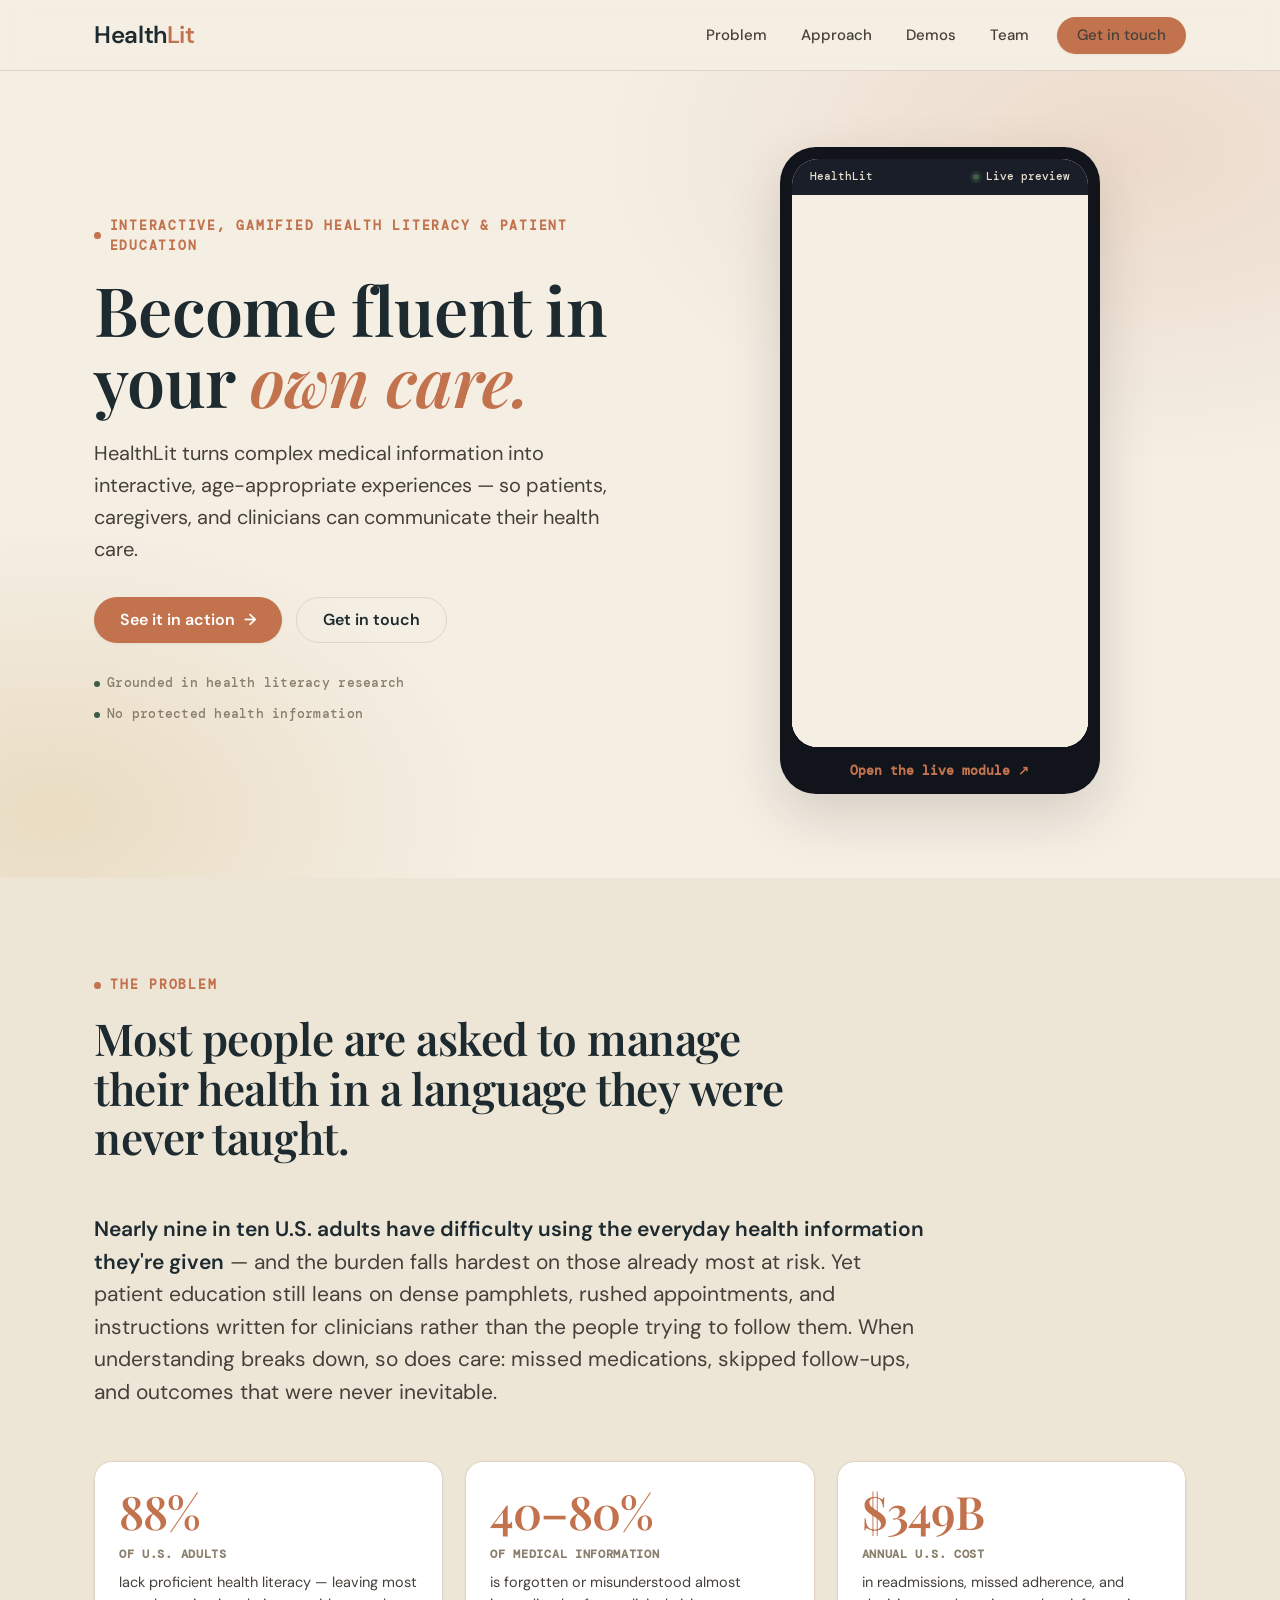
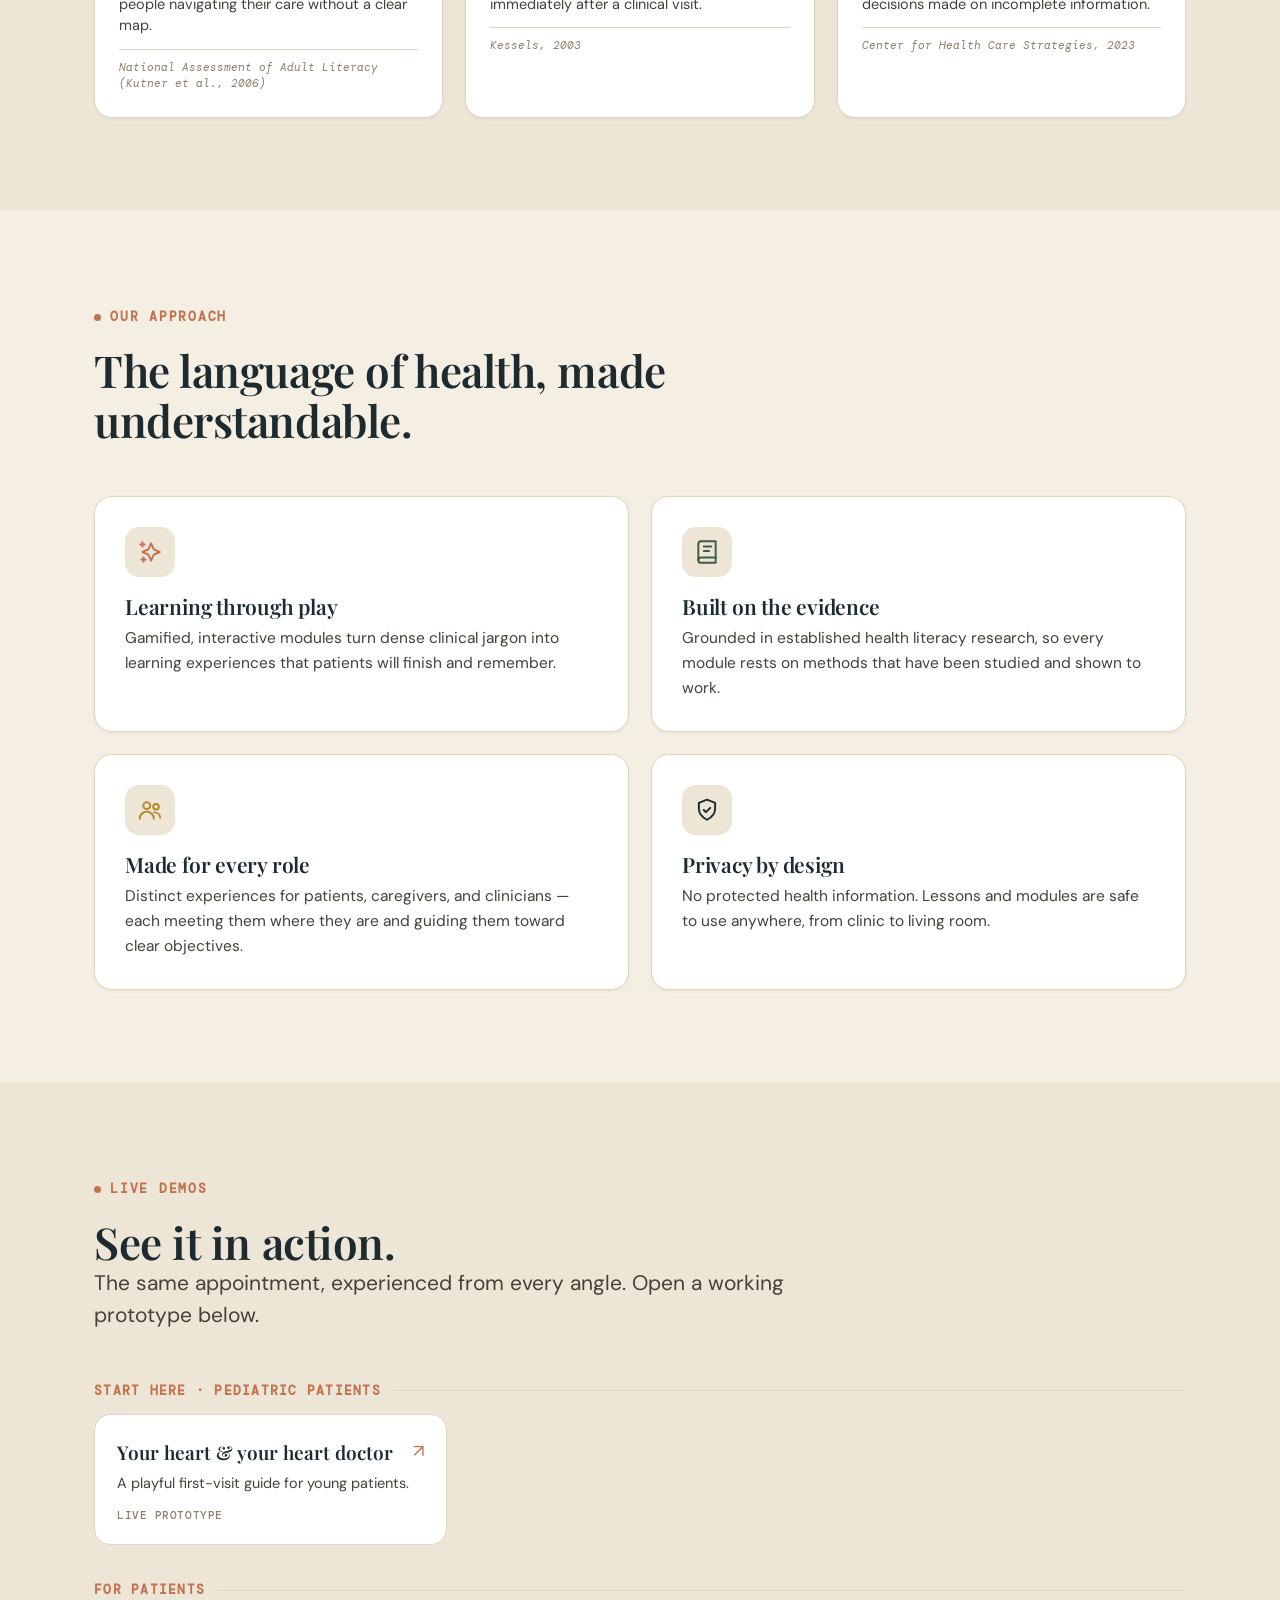
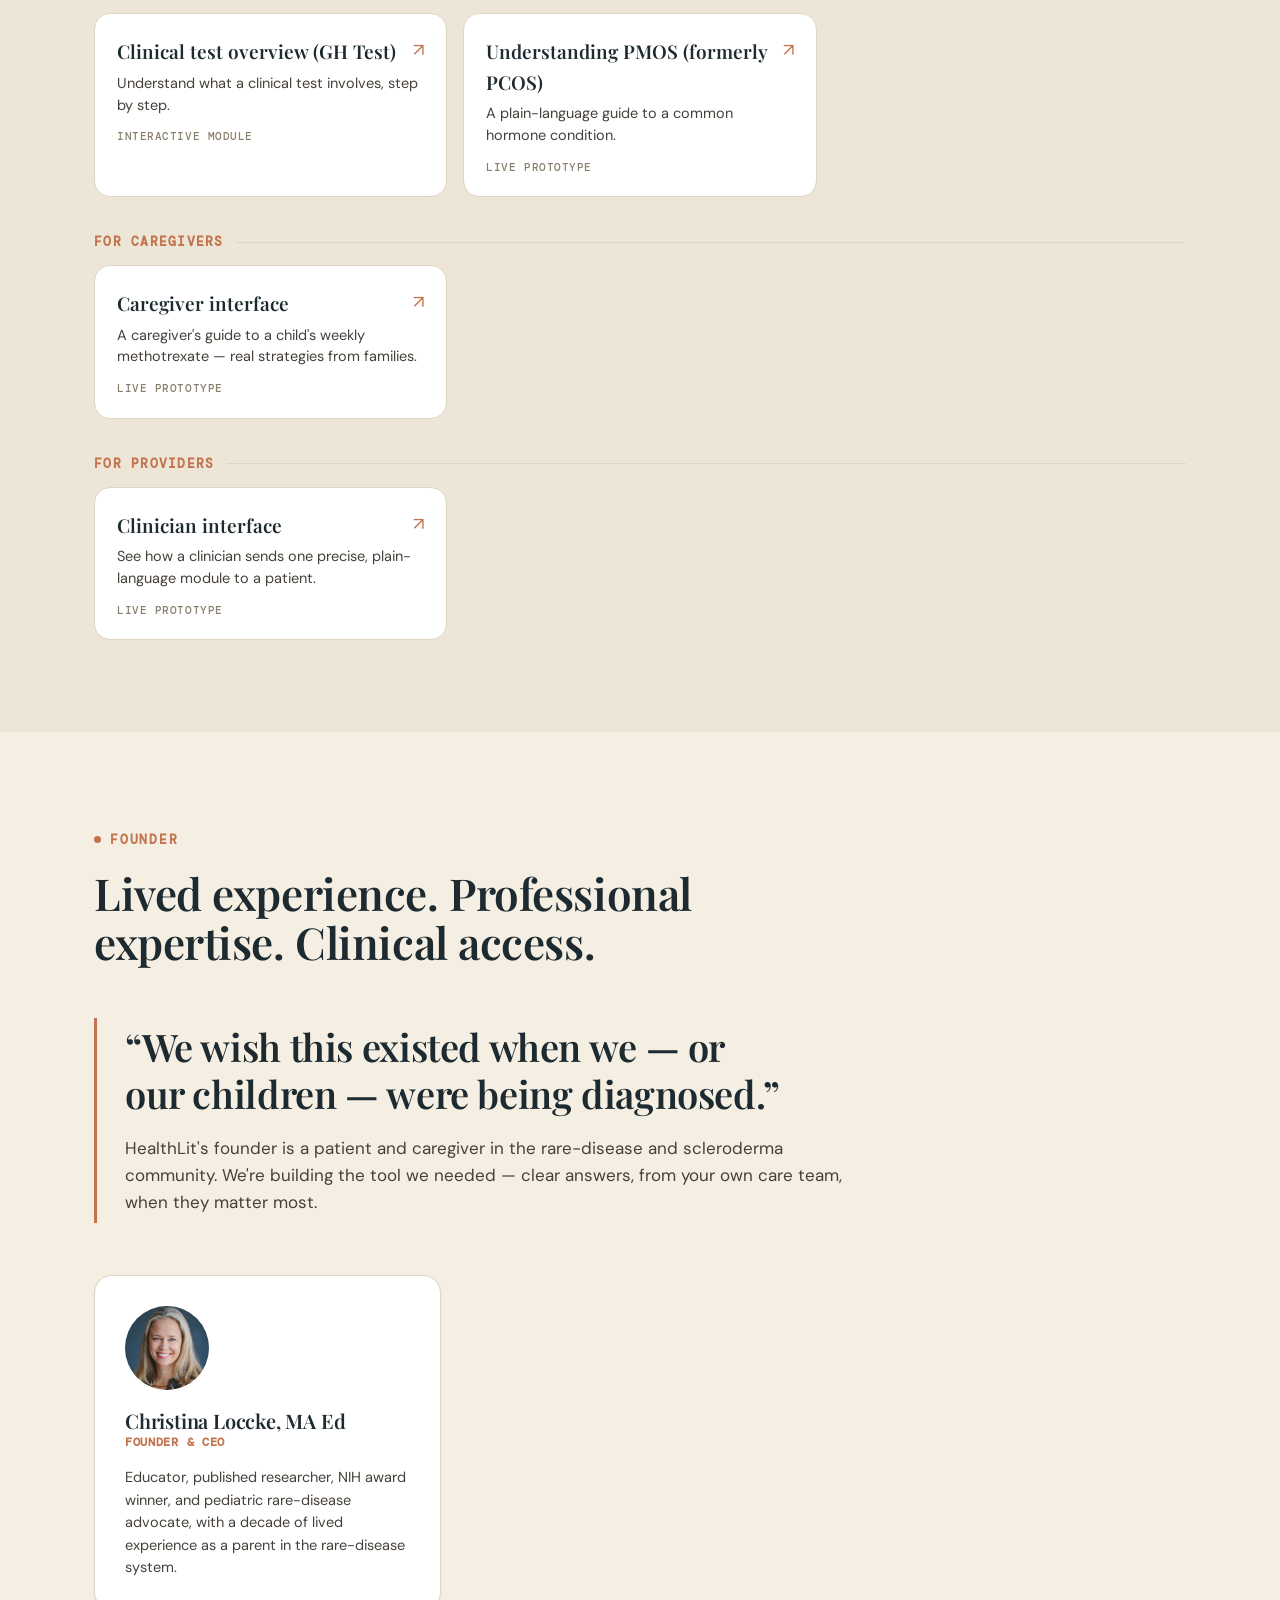
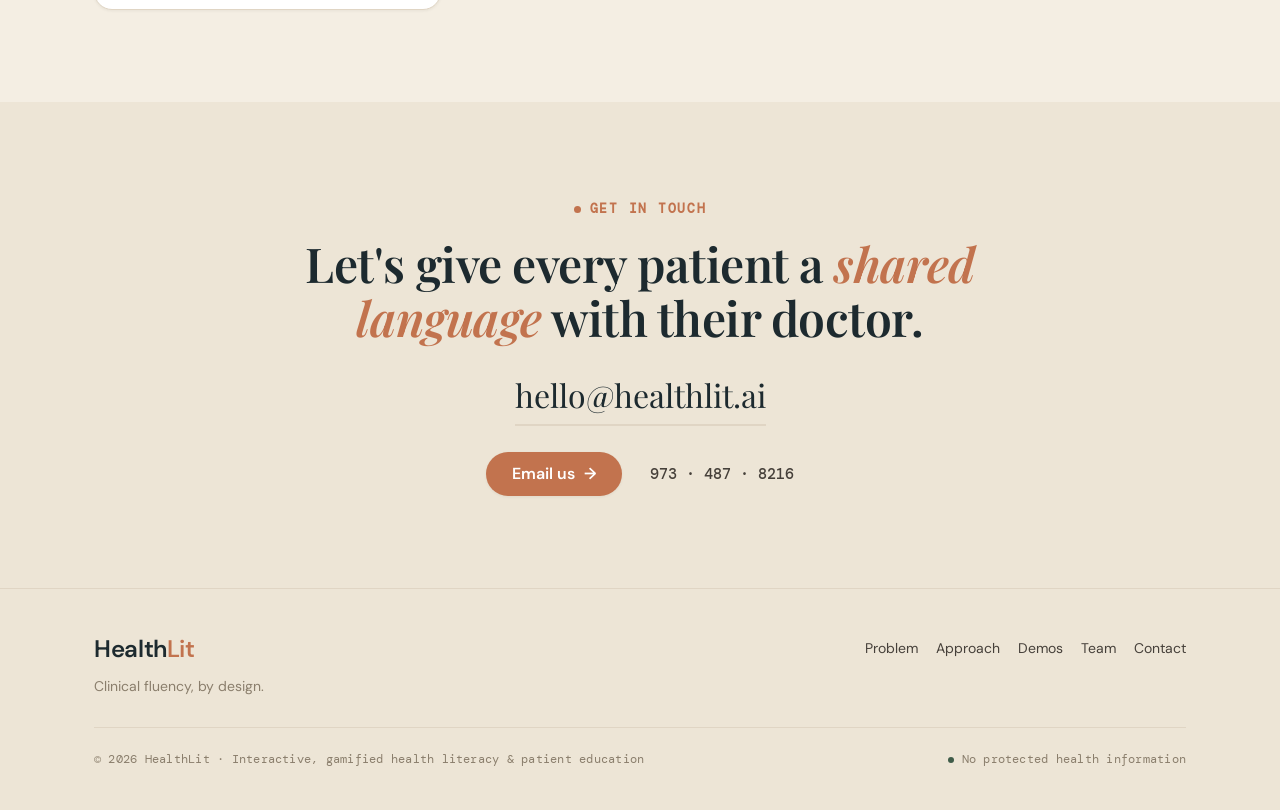
<file: index.html>
<!DOCTYPE html>
<html lang="en">
<head>
<meta charset="UTF-8">
<meta name="viewport" content="width=device-width, initial-scale=1.0">
<title>HealthLit — Become fluent in your own care.</title>
<meta name="description" content="HealthLit turns complex medical information into interactive, age-appropriate experiences so patients, caregivers, and clinicians can communicate care.">

<!-- Favicons + manifest + theme -->
<link rel="icon" href="/favicon/healthlit-favicon.svg" type="image/svg+xml">
<link rel="icon" type="image/png" sizes="32x32" href="/favicon/healthlit-favicon-32.png">
<link rel="icon" type="image/png" sizes="16x16" href="/favicon/healthlit-favicon-16.png">
<link rel="apple-touch-icon" sizes="180x180" href="/favicon/healthlit-favicon-180.png">
<link rel="manifest" href="/site.webmanifest">
<meta name="theme-color" content="#F4EEE3">

<!-- Open Graph + Twitter -->
<meta property="og:type" content="website">
<meta property="og:url" content="https://healthlit.ai/">
<meta property="og:title" content="HealthLit — Become fluent in your own care.">
<meta property="og:description" content="Interactive, evidence-grounded health literacy for patients, caregivers, and clinicians.">
<meta property="og:image" content="https://healthlit.ai/social/healthlit-og-1200x630.png">
<meta property="og:image:width" content="1200">
<meta property="og:image:height" content="630">
<meta name="twitter:card" content="summary_large_image">
<meta name="twitter:title" content="HealthLit — Become fluent in your own care.">
<meta name="twitter:description" content="Interactive, evidence-grounded health literacy for patients, caregivers, and clinicians.">
<meta name="twitter:image" content="https://healthlit.ai/social/healthlit-og-1200x630.png">

<link rel="preconnect" href="https://fonts.googleapis.com">
<link rel="preconnect" href="https://fonts.gstatic.com" crossorigin>
<link href="https://fonts.googleapis.com/css2?family=Playfair+Display:ital,wght@0,500;0,600;0,700;1,500;1,600&family=DM+Sans:wght@400;500;600&family=DM+Mono:wght@400;500&display=swap" rel="stylesheet">
<link rel="stylesheet" href="styles.css">
</head>
<body>
<a class="skip-link" href="#main">Skip to content</a>

<!-- ===================== Header ===================== -->
<header class="site-header">
  <div class="wrap nav">
    <a class="wordmark" href="/" aria-label="HealthLit home">
      <span class="wm-health">Health</span><span class="wm-lit">Lit</span>
    </a>
    <button class="nav__toggle" id="navToggle" aria-label="Open menu" aria-expanded="false" aria-controls="navLinks">
      <span aria-hidden="true"></span>
    </button>
    <nav class="nav__links" id="navLinks" aria-label="Primary">
      <a href="#problem">Problem</a>
      <a href="#approach">Approach</a>
      <a href="#demos">Demos</a>
      <a href="#team">Team</a>
      <a class="btn btn--primary" href="#contact">Get in touch</a>
    </nav>
  </div>
</header>

<main id="main">
<span id="top"></span>

<!-- ===================== Hero ===================== -->
<section class="hero">
  <div class="wrap hero__grid">
    <div class="hero__copy">
      <p class="eyebrow">Interactive, gamified health literacy &amp; patient education</p>
      <h1>Become fluent in<br>your <em>own care.</em></h1>
      <p class="hero__sub">HealthLit turns complex medical information into interactive, age-appropriate experiences — so patients, caregivers, and clinicians can communicate their health care.</p>
      <div class="hero__cta">
        <a class="btn btn--primary" href="#demos">See it in action <span class="arrow" aria-hidden="true">→</span></a>
        <a class="btn btn--ghost" href="#contact">Get in touch</a>
      </div>
      <div class="hero__trust">
        <span>Grounded in health literacy research</span>
        <span>No protected health information</span>
      </div>
    </div>

    <!-- Device-framed live preview of the pediatric heart module.
         Lazy-loaded; falls back to a static image if framing is blocked. -->
    <div class="device device--live">
      <div class="device__screen">
        <div class="device__bar">
          <span class="device__bar-name">HealthLit</span>
          <span class="device__live"><i aria-hidden="true"></i>Live preview</span>
        </div>
        <div class="device__viewport">
          <img class="device__fallback" src="assets/hero-module-fallback.png"
               alt="Preview of HealthLit's interactive pediatric heart module"
               width="600" height="1120" loading="lazy" decoding="async">
          <iframe class="device__frame"
                  src="https://heart.healthlit.ai/"
                  title="Live preview of HealthLit's interactive pediatric heart patient module"
                  loading="lazy"
                  referrerpolicy="no-referrer-when-downgrade"
                  allow="fullscreen"></iframe>
        </div>
      </div>
      <a class="device__open" href="https://heart.healthlit.ai/" target="_blank" rel="noopener">Open the live module <span aria-hidden="true">↗</span></a>
    </div>
  </div>
</section>

<!-- ===================== The Problem ===================== -->
<section class="section section--tint problem" id="problem">
  <div class="wrap">
    <div class="section__head">
      <p class="eyebrow">The problem</p>
      <h2>Most people are asked to manage their health in a language they were never taught.</h2>
    </div>
    <p class="lead"><strong>Nearly nine in ten U.S. adults have difficulty using the everyday health information they're given</strong> — and the burden falls hardest on those already most at risk. Yet patient education still leans on dense pamphlets, rushed appointments, and instructions written for clinicians rather than the people trying to follow them. When understanding breaks down, so does care: missed medications, skipped follow-ups, and outcomes that were never inevitable.</p>

    <div class="stats">
      <div class="stat">
        <div class="stat__num">88%</div>
        <div class="stat__label">of U.S. adults</div>
        <p class="stat__desc">lack proficient health literacy — leaving most people navigating their care without a clear map.</p>
        <p class="stat__src">National Assessment of Adult Literacy (Kutner et al., 2006)</p>
      </div>
      <div class="stat">
        <div class="stat__num">40–80%</div>
        <div class="stat__label">of medical information</div>
        <p class="stat__desc">is forgotten or misunderstood almost immediately after a clinical visit.</p>
        <p class="stat__src">Kessels, 2003</p>
      </div>
      <div class="stat">
        <div class="stat__num">$349B</div>
        <div class="stat__label">annual U.S. cost</div>
        <p class="stat__desc">in readmissions, missed adherence, and decisions made on incomplete information.</p>
        <p class="stat__src">Center for Health Care Strategies, 2023</p>
      </div>
    </div>
  </div>
</section>

<!-- ===================== Our Approach ===================== -->
<section class="section approach" id="approach">
  <div class="wrap">
    <div class="section__head">
      <p class="eyebrow">Our approach</p>
      <h2>The language of health, made understandable.</h2>
    </div>
    <div class="approach-grid">
      <article class="appr-card">
        <div class="appr-card__icon i-lav" aria-hidden="true">
          <svg viewBox="0 0 24 24" fill="none" stroke="currentColor" stroke-width="1.8" stroke-linecap="round" stroke-linejoin="round"><path d="M5 3v4M3 5h4M6 17v4M4 19h4"/><path d="M13 4l2.5 5.5L21 12l-5.5 2.5L13 20l-2.5-5.5L5 12l5.5-2.5L13 4z"/></svg>
        </div>
        <h3>Learning through play</h3>
        <p>Gamified, interactive modules turn dense clinical jargon into learning experiences that patients will finish and remember.</p>
      </article>
      <article class="appr-card">
        <div class="appr-card__icon i-mint" aria-hidden="true">
          <svg viewBox="0 0 24 24" fill="none" stroke="currentColor" stroke-width="1.8" stroke-linecap="round" stroke-linejoin="round"><path d="M4 19.5A2.5 2.5 0 0 1 6.5 17H20"/><path d="M6.5 2H20v20H6.5A2.5 2.5 0 0 1 4 19.5v-15A2.5 2.5 0 0 1 6.5 2z"/><path d="M9 7h7M9 11h5"/></svg>
        </div>
        <h3>Built on the evidence</h3>
        <p>Grounded in established health literacy research, so every module rests on methods that have been studied and shown to work.</p>
      </article>
      <article class="appr-card">
        <div class="appr-card__icon i-amber" aria-hidden="true">
          <svg viewBox="0 0 24 24" fill="none" stroke="currentColor" stroke-width="1.8" stroke-linecap="round" stroke-linejoin="round"><circle cx="9" cy="8" r="3.2"/><path d="M2.5 20a6.5 6.5 0 0 1 13 0"/><circle cx="17.5" cy="9" r="2.6"/><path d="M16 14.2A5.5 5.5 0 0 1 21.5 19"/></svg>
        </div>
        <h3>Made for every role</h3>
        <p>Distinct experiences for patients, caregivers, and clinicians — each meeting them where they are and guiding them toward clear objectives.</p>
      </article>
      <article class="appr-card">
        <div class="appr-card__icon i-rose" aria-hidden="true">
          <svg viewBox="0 0 24 24" fill="none" stroke="currentColor" stroke-width="1.8" stroke-linecap="round" stroke-linejoin="round"><path d="M12 2.5l7.5 3v5c0 5-3.4 8.4-7.5 10.5C7.9 18.9 4.5 15.5 4.5 10.5v-5L12 2.5z"/><path d="M9 12l2 2 4-4"/></svg>
        </div>
        <h3>Privacy by design</h3>
        <p>No protected health information. Lessons and modules are safe to use anywhere, from clinic to living room.</p>
      </article>
    </div>
  </div>
</section>

<!-- ===================== Live Demos ===================== -->
<!--
  Demo section is grouped by user. To add a module later, copy a
  <a class="demo-card"> block inside the relevant .demo-grid (or add a new
  .demo-group). External links open in a new tab; internal subpages don't.
-->
<section class="section section--tint demos" id="demos">
  <div class="wrap">
    <div class="section__head">
      <p class="eyebrow">Live demos</p>
      <h2>See it in action.</h2>
      <p class="lead">The same appointment, experienced from every angle. Open a working prototype below.</p>
    </div>

    <!-- Group: Pediatric patients -->
    <div class="demo-group">
      <h3 class="demo-group__label">Start here · Pediatric patients</h3>
      <div class="demo-grid">
        <a class="demo-card" href="https://heart.healthlit.ai/" target="_blank" rel="noopener">
          <span class="demo-card__arrow" aria-hidden="true">↗</span>
          <span class="demo-card__title">Your heart &amp; your heart doctor</span>
          <span class="demo-card__desc">A playful first-visit guide for young patients.</span>
          <span class="demo-card__ext">Live prototype</span>
        </a>
      </div>
    </div>

    <!-- Group: Patients -->
    <div class="demo-group">
      <h3 class="demo-group__label">For patients</h3>
      <div class="demo-grid">
        <a class="demo-card" href="/gh-test" target="_blank" rel="noopener">
          <span class="demo-card__arrow" aria-hidden="true">↗</span>
          <span class="demo-card__title">Clinical test overview (GH Test)</span>
          <span class="demo-card__desc">Understand what a clinical test involves, step by step.</span>
          <span class="demo-card__ext">Interactive module</span>
        </a>
        <a class="demo-card" href="https://pmos.healthlit.ai/" target="_blank" rel="noopener">
          <span class="demo-card__arrow" aria-hidden="true">↗</span>
          <span class="demo-card__title">Understanding PMOS (formerly PCOS)</span>
          <span class="demo-card__desc">A plain-language guide to a common hormone condition.</span>
          <span class="demo-card__ext">Live prototype</span>
        </a>
      </div>
    </div>

    <!-- Group: Caregivers -->
    <div class="demo-group">
      <h3 class="demo-group__label">For caregivers</h3>
      <div class="demo-grid">
        <a class="demo-card" href="https://caregiver.healthlit.ai/" target="_blank" rel="noopener">
          <span class="demo-card__arrow" aria-hidden="true">↗</span>
          <span class="demo-card__title">Caregiver interface</span>
          <span class="demo-card__desc">A caregiver's guide to a child's weekly methotrexate — real strategies from families.</span>
          <span class="demo-card__ext">Live prototype</span>
        </a>
      </div>
    </div>

    <!-- Group: Providers -->
    <div class="demo-group">
      <h3 class="demo-group__label">For providers</h3>
      <div class="demo-grid">
        <a class="demo-card" href="https://clinician.healthlit.ai/" target="_blank" rel="noopener">
          <span class="demo-card__arrow" aria-hidden="true">↗</span>
          <span class="demo-card__title">Clinician interface</span>
          <span class="demo-card__desc">See how a clinician sends one precise, plain-language module to a patient.</span>
          <span class="demo-card__ext">Live prototype</span>
        </a>
      </div>
    </div>
  </div>
</section>

<!-- ===================== Team ===================== -->
<section class="section team" id="team">
  <div class="wrap">
    <div class="section__head">
      <p class="eyebrow">Founder</p>
      <h2>Lived experience. Professional expertise. Clinical access.</h2>
    </div>

    <figure class="founder-story">
      <blockquote class="founder-story__quote">“We wish this existed when we — or our children — were being diagnosed.”</blockquote>
      <figcaption class="founder-story__note">HealthLit's founder is a patient and caregiver in the rare-disease and scleroderma community. We're building the tool we needed — clear answers, from your own care team, when they matter most.</figcaption>
    </figure>

    <div class="team-grid">
      <article class="member">
        <div class="avatar" data-initials="CL">
          <img src="assets/christina.jpg" alt="Christina Loccke" onerror="this.remove()">
        </div>
        <h3>Christina Loccke, MA Ed</h3>
        <p class="member__role">Founder &amp; CEO</p>
        <p class="member__bio">Educator, published researcher, NIH award winner, and pediatric rare-disease advocate, with a decade of lived experience as a parent in the rare-disease system.</p>
      </article>
    </div>
  </div>
</section>

<!-- ===================== Contact ===================== -->
<section class="section section--tint contact" id="contact">
  <div class="wrap contact__inner">
    <p class="eyebrow" style="justify-content:center;">Get in touch</p>
    <h2>Let's give every patient a <em>shared language</em> with their doctor.</h2>
    <a class="contact__email" href="mailto:hello@healthlit.ai">hello@healthlit.ai</a>
    <div class="contact__row">
      <a class="btn btn--primary" href="mailto:hello@healthlit.ai">Email us <span class="arrow" aria-hidden="true">→</span></a>
      <a class="contact__phone" href="tel:+19734878216">973 · 487 · 8216</a>
    </div>
  </div>
</section>

</main>

<!-- ===================== Footer ===================== -->
<footer class="site-footer">
  <div class="wrap">
    <div class="footer__top">
      <div>
        <a class="wordmark" href="/" aria-label="HealthLit home">
          <span class="wm-health">Health</span><span class="wm-lit">Lit</span>
        </a>
        <p class="footer__tag">Clinical fluency, by design.</p>
      </div>
      <nav class="footer__links" aria-label="Footer">
        <a href="#problem">Problem</a>
        <a href="#approach">Approach</a>
        <a href="#demos">Demos</a>
        <a href="#team">Team</a>
        <a href="#contact">Contact</a>
      </nav>
    </div>
    <div class="footer__bottom">
      <p>© <span id="year">2026</span> HealthLit · Interactive, gamified health literacy &amp; patient education</p>
      <p class="footer__phi">No protected health information</p>
    </div>
  </div>
</footer>

<script src="script.js"></script>
</body>
</html>
</file>
<file: styles.css>
/* =========================================================================
   HealthLit — marketing site styles
   Brand: clay (primary accent) + ink on warm cream paper, with
   Playfair Display (display headings) + DM Sans (UI/body) + DM Mono (labels).
   Soft, rounded, generous whitespace — "clinical warmth."
   ========================================================================= */

:root {
  /* HealthLit brand palette */
  --ink:        #1D2A2F;  /* primary ink — headings & wordmark "Health" */
  --clay:       #C2734E;  /* primary accent — wordmark "Lit", links, buttons */
  --paper:      #F4EEE3;  /* warm cream background */
  --card-tint:  #EDE5D6;  /* sand — tinted section surface */
  --body:       #46403A;  /* body copy */
  --muted:      #8A7E6C;  /* muted labels / captions */
  --green:      #3F5C49;  /* secondary accent */
  --gold:       #B8892C;  /* secondary accent */

  /* Legacy aliases mapped onto the HealthLit palette so existing rules
     resolve without churn. No new colors are introduced. */
  --lav: var(--clay);   --lav-word: var(--clay); --lav-deep: var(--clay);
  --lav-tint: var(--card-tint); --lav-soft: var(--card-tint);
  --mint: var(--green); --mint-deep: var(--green); --mint-tint: var(--card-tint);
  --amber: var(--gold); --amber-deep: var(--gold); --amber-tint: var(--card-tint);
  --rose: var(--clay);  --rose-deep: var(--clay); --rose-tint: var(--card-tint);

  --ink-mid:    var(--body);
  --ink-light:  var(--muted);
  --ink-faint:  var(--muted);
  --paper-2:    var(--card-tint);
  --line:       #E0D5C4;  /* warm border tuned to cream */
  --card:       #ffffff;

  /* Type */
  --serif: 'Playfair Display', Georgia, 'Times New Roman', serif;
  --sans:  'DM Sans', system-ui, -apple-system, BlinkMacSystemFont, sans-serif;
  --label: 'DM Mono', ui-monospace, SFMono-Regular, Menlo, monospace;

  /* Shadows (warm-tinted) */
  --shadow-sm: 0 1px 3px rgba(40,32,22,.06);
  --shadow-md: 0 8px 26px rgba(50,40,28,.10);
  --shadow-lg: 0 20px 54px rgba(50,40,28,.16);

  --maxw: 1140px;
  --radius: 18px;
}

* { box-sizing: border-box; margin: 0; padding: 0; }

html { scroll-behavior: smooth; -webkit-text-size-adjust: 100%; }

body {
  font-family: var(--sans);
  color: var(--ink);
  background: var(--paper);
  line-height: 1.6;
  font-size: 17px;
  -webkit-font-smoothing: antialiased;
  text-rendering: optimizeLegibility;
}

img { max-width: 100%; display: block; }
a { color: var(--lav-deep); text-decoration: none; }
button { font-family: inherit; cursor: pointer; border: none; background: none; color: inherit; }

/* Accessibility: visible focus + reduced motion */
:focus-visible { outline: 3px solid var(--lav-deep); outline-offset: 3px; border-radius: 4px; }
@media (prefers-reduced-motion: reduce) {
  html { scroll-behavior: auto; }
  * { animation-duration: .001ms !important; transition-duration: .001ms !important; }
}

.skip-link {
  position: absolute; left: -9999px; top: 0; z-index: 1000;
  background: var(--ink); color: #fff; padding: 12px 18px; border-radius: 0 0 10px 0;
}
.skip-link:focus { left: 0; }

/* ---------- Layout helpers ---------- */
.wrap { width: 100%; max-width: var(--maxw); margin: 0 auto; padding: 0 24px; }
.section { padding: 92px 0; }
.section--tint { background: var(--paper-2); }
.eyebrow {
  font-family: var(--label);
  font-size: 12.5px; font-weight: 600;
  letter-spacing: .14em; text-transform: uppercase;
  color: var(--lav-deep);
  display: inline-flex; align-items: center; gap: 9px;
  margin-bottom: 18px;
}
.eyebrow::before {
  content: ""; width: 7px; height: 7px; border-radius: 50%;
  background: var(--lav); display: inline-block;
}
.section__head { max-width: 720px; margin-bottom: 52px; }
h1, h2, h3 { font-family: var(--serif); font-weight: 600; line-height: 1.12; letter-spacing: -.01em; }
h2 { font-size: clamp(30px, 4.2vw, 44px); color: var(--ink); }
h3 { font-size: 21px; }
.lead { font-size: clamp(18px, 2.2vw, 21px); color: var(--ink-mid); line-height: 1.55; }

/* ---------- Buttons ---------- */
.btn {
  display: inline-flex; align-items: center; gap: 9px;
  padding: 14px 26px; border-radius: 999px;
  font-size: 16px; font-weight: 600; line-height: 1;
  transition: transform .15s ease, box-shadow .15s ease, background .15s ease, color .15s ease;
  white-space: nowrap;
}
.btn--primary { background: var(--lav-deep); color: #fff; box-shadow: var(--shadow-sm); }
.btn--primary:hover { background: var(--ink); transform: translateY(-1px); box-shadow: var(--shadow-md); }
.btn--ghost { background: transparent; color: var(--ink); border: 1.5px solid var(--line); }
.btn--ghost:hover { border-color: var(--ink); transform: translateY(-1px); }
.btn .arrow { transition: transform .15s ease; }
.btn:hover .arrow { transform: translateX(3px); }

/* ===================== Header / Nav ===================== */
.site-header {
  position: sticky; top: 0; z-index: 100;
  background: rgba(244,238,227,.82);
  backdrop-filter: saturate(140%) blur(12px);
  border-bottom: 1px solid var(--line);
}
.nav { display: flex; align-items: center; justify-content: space-between; height: 70px; }
.wordmark { display: inline-flex; align-items: baseline; font-family: var(--sans); font-size: 24px; font-weight: 600; letter-spacing: -.015em; text-decoration: none; line-height: 1; }
.wm-health { color: #1D2A2F; }
.wm-lit { color: #C2734E; }
/* dark backgrounds (footer / dark bands): add class "wordmark--reversed" */
.wordmark--reversed .wm-health, .wordmark--reversed .wm-lit { color: #F4EEE3; }
.nav__links { display: flex; align-items: center; gap: 6px; }
.nav__links a { color: var(--ink-mid); font-size: 15px; font-weight: 500; padding: 9px 14px; border-radius: 999px; transition: color .15s, background .15s; }
.nav__links a:hover { color: var(--ink); background: var(--paper-2); }
.nav__links .btn { margin-left: 8px; padding: 11px 20px; font-size: 15px; }
.nav__toggle { display: none; width: 44px; height: 44px; border-radius: 12px; align-items: center; justify-content: center; }
.nav__toggle span, .nav__toggle span::before, .nav__toggle span::after {
  content: ""; display: block; width: 22px; height: 2px; background: var(--ink); border-radius: 2px; transition: transform .2s, opacity .2s;
}
.nav__toggle span::before { transform: translateY(-7px); }
.nav__toggle span::after { transform: translateY(5px); }
.nav__toggle[aria-expanded="true"] span { background: transparent; }
.nav__toggle[aria-expanded="true"] span::before { transform: rotate(45deg); }
.nav__toggle[aria-expanded="true"] span::after { transform: rotate(-45deg) translateY(-1px) translateX(1px); }

/* ===================== Hero ===================== */
.hero { padding: 76px 0 84px; position: relative; overflow: hidden; }
.hero::after {
  content: ""; position: absolute; inset: 0; pointer-events: none; z-index: 0;
  background:
    radial-gradient(58% 55% at 88% 10%, rgba(194,115,78,.16), transparent 70%),
    radial-gradient(48% 50% at 4% 92%, rgba(184,137,44,.18), transparent 70%);
}
.hero__grid { position: relative; z-index: 1; display: grid; grid-template-columns: 1.05fr .95fr; gap: 56px; align-items: center; }
.hero h1 { font-size: clamp(40px, 6.4vw, 68px); line-height: 1.04; margin-bottom: 22px; }
.hero h1 em { font-style: italic; color: var(--lav-deep); }
.hero__sub { font-size: clamp(17px, 2vw, 20px); color: var(--ink-mid); max-width: 30em; margin-bottom: 32px; }
.hero__cta { display: flex; flex-wrap: wrap; gap: 14px; }
.hero__trust { margin-top: 30px; display: flex; flex-wrap: wrap; gap: 10px 22px; font-family: var(--label); font-size: 13px; font-weight: 500; letter-spacing: .02em; color: var(--ink-light); }
.hero__trust span { display: inline-flex; align-items: center; gap: 7px; }
.hero__trust span::before { content: ""; width: 6px; height: 6px; border-radius: 50%; background: var(--mint); }

/* Hero device — phone frame holding a live module preview */
.device {
  justify-self: center;
  width: 100%; max-width: 320px;
  background: #11141b;
  border-radius: 36px; padding: 12px;
  box-shadow: var(--shadow-lg);
}
.device__screen { background: var(--paper); border-radius: 26px; overflow: hidden; }
.device__bar { background: #1a1e29; color: #E8DFCF; font-family: var(--label); font-size: 11px; font-weight: 500; padding: 9px 18px; display: flex; justify-content: space-between; align-items: center; }
.device__live { display: inline-flex; align-items: center; gap: 7px; color: #E8DFCF; }
.device__live i { width: 6px; height: 6px; border-radius: 50%; background: var(--green); box-shadow: 0 0 0 3px rgba(63,92,73,.30); }

/* Live preview viewport */
.device__viewport { position: relative; aspect-ratio: 300 / 560; background: var(--paper); }
.device__fallback { position: absolute; inset: 0; width: 100%; height: 100%; object-fit: cover; object-position: top center; }
.device__frame { position: absolute; inset: 0; width: 100%; height: 100%; border: 0; background: var(--paper); opacity: 0; transition: opacity .45s ease; }
.device--live.frame-loaded .device__frame { opacity: 1; }
.device--live.frame-failed .device__frame { display: none; }   /* reveal the static fallback */
.device__open { display: block; text-align: center; margin-top: 14px; font-family: var(--label); font-size: 13px; font-weight: 600; color: var(--lav-deep); }
.device__open:hover { color: var(--ink); }
@media (prefers-reduced-motion: reduce) { .device__frame { transition: none; } }

/* ===================== Problem ===================== */
.problem .lead { max-width: 40em; }
.problem .lead strong { color: var(--ink); font-weight: 600; }
.stats { display: grid; grid-template-columns: repeat(3, 1fr); gap: 22px; margin-top: 52px; }
.stat { background: var(--card); border: 1px solid var(--line); border-radius: var(--radius); padding: 26px 24px; box-shadow: var(--shadow-sm); }
.stat__num { font-family: var(--serif); font-size: clamp(34px, 5vw, 46px); font-weight: 600; color: var(--lav-deep); line-height: 1; letter-spacing: -.02em; }
.stat__label { font-family: var(--label); font-size: 11.5px; font-weight: 600; letter-spacing: .06em; text-transform: uppercase; color: var(--ink-light); margin: 12px 0 8px; }
.stat__desc { font-size: 14.5px; color: var(--ink-mid); line-height: 1.5; }
.stat__src { margin-top: 12px; padding-top: 10px; border-top: 1px solid var(--line); font-family: var(--label); font-size: 11px; font-style: italic; line-height: 1.4; color: var(--ink-faint); }

/* ===================== Approach ===================== */
.approach-grid { display: grid; grid-template-columns: repeat(2, 1fr); gap: 22px; }
.appr-card { background: var(--card); border: 1px solid var(--line); border-radius: var(--radius); padding: 30px; box-shadow: var(--shadow-sm); transition: transform .18s ease, box-shadow .18s ease; }
.appr-card:hover { transform: translateY(-3px); box-shadow: var(--shadow-md); }
.appr-card__icon { width: 50px; height: 50px; border-radius: 14px; display: flex; align-items: center; justify-content: center; margin-bottom: 18px; }
.appr-card__icon svg { width: 26px; height: 26px; }
.appr-card h3 { margin-bottom: 8px; }
.appr-card p { color: var(--ink-mid); font-size: 15.5px; }
.i-lav   { background: var(--lav-soft);  color: var(--lav-deep); }
.i-mint  { background: var(--mint-tint); color: var(--mint-deep); }
.i-amber { background: var(--amber-tint);color: var(--amber-deep); }
.i-rose  { background: var(--rose-tint); color: var(--ink); }

/* ===================== Demos ===================== */
.demo-group { margin-bottom: 38px; }
.demo-group:last-child { margin-bottom: 0; }
.demo-group__label { font-family: var(--label); font-size: 12.5px; font-weight: 600; letter-spacing: .1em; text-transform: uppercase; color: var(--lav-deep); display: flex; align-items: center; gap: 12px; margin-bottom: 16px; }
.demo-group__label::after { content: ""; flex: 1; height: 1px; background: var(--line); }
.demo-grid { display: grid; grid-template-columns: repeat(auto-fill, minmax(280px, 1fr)); gap: 16px; }
.demo-card {
  display: flex; flex-direction: column; gap: 6px;
  background: var(--card); border: 1px solid var(--line); border-radius: 16px;
  padding: 22px 22px 20px; color: var(--ink);
  position: relative; transition: transform .16s ease, box-shadow .16s ease, border-color .16s ease;
}
.demo-card:hover { transform: translateY(-3px); box-shadow: var(--shadow-md); border-color: var(--lav); }
.demo-card__title { font-family: var(--serif); font-size: 19px; font-weight: 600; padding-right: 26px; }
.demo-card__desc { font-size: 14.5px; color: var(--ink-mid); line-height: 1.5; }
.demo-card__arrow { position: absolute; top: 22px; right: 22px; color: var(--lav-deep); font-size: 18px; transition: transform .16s ease; }
.demo-card:hover .demo-card__arrow { transform: translate(2px, -2px); }
.demo-card__ext { margin-top: 6px; font-family: var(--label); font-size: 11px; font-weight: 500; letter-spacing: .05em; text-transform: uppercase; color: var(--ink-faint); }

/* ===================== Team ===================== */
.founder-story { max-width: 880px; margin: 0 0 52px; padding: 6px 0 6px 28px; border-left: 3px solid var(--lav); }
.founder-story__quote { font-family: var(--serif); font-size: clamp(25px, 3.4vw, 38px); line-height: 1.22; font-weight: 600; letter-spacing: -.01em; color: var(--ink); margin: 0 0 18px; text-wrap: balance; }
.founder-story__note { font-size: clamp(15px, 1.7vw, 17px); line-height: 1.6; color: var(--ink-mid); margin: 0; max-width: 62ch; }
.team-grid { display: grid; grid-template-columns: repeat(3, 1fr); gap: 26px; }
.member { background: var(--card); border: 1px solid var(--line); border-radius: var(--radius); padding: 30px; box-shadow: var(--shadow-sm); }
.avatar {
  position: relative; width: 84px; height: 84px; border-radius: 50%;
  background: var(--lav-soft); color: var(--lav-deep);
  display: flex; align-items: center; justify-content: center; overflow: hidden;
  font-family: var(--serif); font-size: 28px; font-weight: 600; margin-bottom: 20px;
}
.avatar::after { content: attr(data-initials); }
.avatar img { position: absolute; inset: 0; width: 100%; height: 100%; object-fit: cover; }
.member h3 { font-size: 20px; margin-bottom: 2px; }
.member__role { font-family: var(--label); font-size: 11.5px; font-weight: 600; letter-spacing: .06em; text-transform: uppercase; color: var(--lav-deep); margin-bottom: 14px; }
.member__bio { font-size: 14.5px; color: var(--ink-mid); line-height: 1.55; }

/* ===================== Contact ===================== */
.contact { text-align: center; }
.contact__inner { max-width: 760px; margin: 0 auto; }
.contact h2 { font-size: clamp(30px, 4.6vw, 48px); margin-bottom: 24px; }
.contact h2 em { font-style: italic; color: var(--lav-deep); }
.contact__email { display: inline-block; font-family: var(--serif); font-size: clamp(22px, 3.4vw, 32px); color: var(--ink); margin-bottom: 26px; border-bottom: 2px solid var(--line); padding-bottom: 4px; transition: border-color .15s, color .15s; }
.contact__email:hover { color: var(--lav-deep); border-color: var(--lav); }
.contact__row { display: flex; flex-wrap: wrap; gap: 14px 28px; justify-content: center; align-items: center; }
.contact__phone { font-family: var(--label); font-size: 15px; font-weight: 500; color: var(--ink-mid); }

/* ===================== Footer ===================== */
.site-footer { background: var(--paper-2); border-top: 1px solid var(--line); padding: 48px 0 40px; }
.footer__top { display: flex; flex-wrap: wrap; gap: 24px; justify-content: space-between; align-items: flex-start; }
.footer__links { display: flex; flex-wrap: wrap; gap: 4px 18px; }
.footer__links a { color: var(--ink-mid); font-size: 14px; }
.footer__links a:hover { color: var(--ink); }
.footer__tag { font-size: 14px; color: var(--ink-light); max-width: 30em; margin-top: 10px; }
.footer__bottom { margin-top: 30px; padding-top: 22px; border-top: 1px solid var(--line); display: flex; flex-wrap: wrap; gap: 8px 18px; justify-content: space-between; align-items: center; }
.footer__bottom p { font-family: var(--label); font-size: 12px; letter-spacing: .02em; color: var(--ink-light); }
.footer__phi { display: inline-flex; align-items: center; gap: 8px; }
.footer__phi::before { content: ""; width: 6px; height: 6px; border-radius: 50%; background: var(--mint); }

/* ===================== Responsive ===================== */
@media (max-width: 900px) {
  .hero__grid { grid-template-columns: 1fr; gap: 44px; }
  .device { transform: rotate(0); order: -1; max-width: 290px; }
  .stats { grid-template-columns: 1fr; }
  .approach-grid { grid-template-columns: 1fr; }
  .team-grid { grid-template-columns: 1fr; gap: 20px; }
}
@media (max-width: 760px) {
  .section { padding: 68px 0; }
  .nav__toggle { display: inline-flex; }
  .nav__links {
    position: absolute; top: 70px; left: 0; right: 0;
    flex-direction: column; align-items: stretch; gap: 2px;
    background: var(--paper); border-bottom: 1px solid var(--line);
    padding: 14px 20px 22px; box-shadow: var(--shadow-md);
    display: none;
  }
  .nav__links[data-open="true"] { display: flex; }
  .nav__links a { padding: 13px 12px; font-size: 16px; }
  .nav__links .btn { margin: 8px 0 0; justify-content: center; }
  .hero { padding: 48px 0 60px; }
}
</file>
